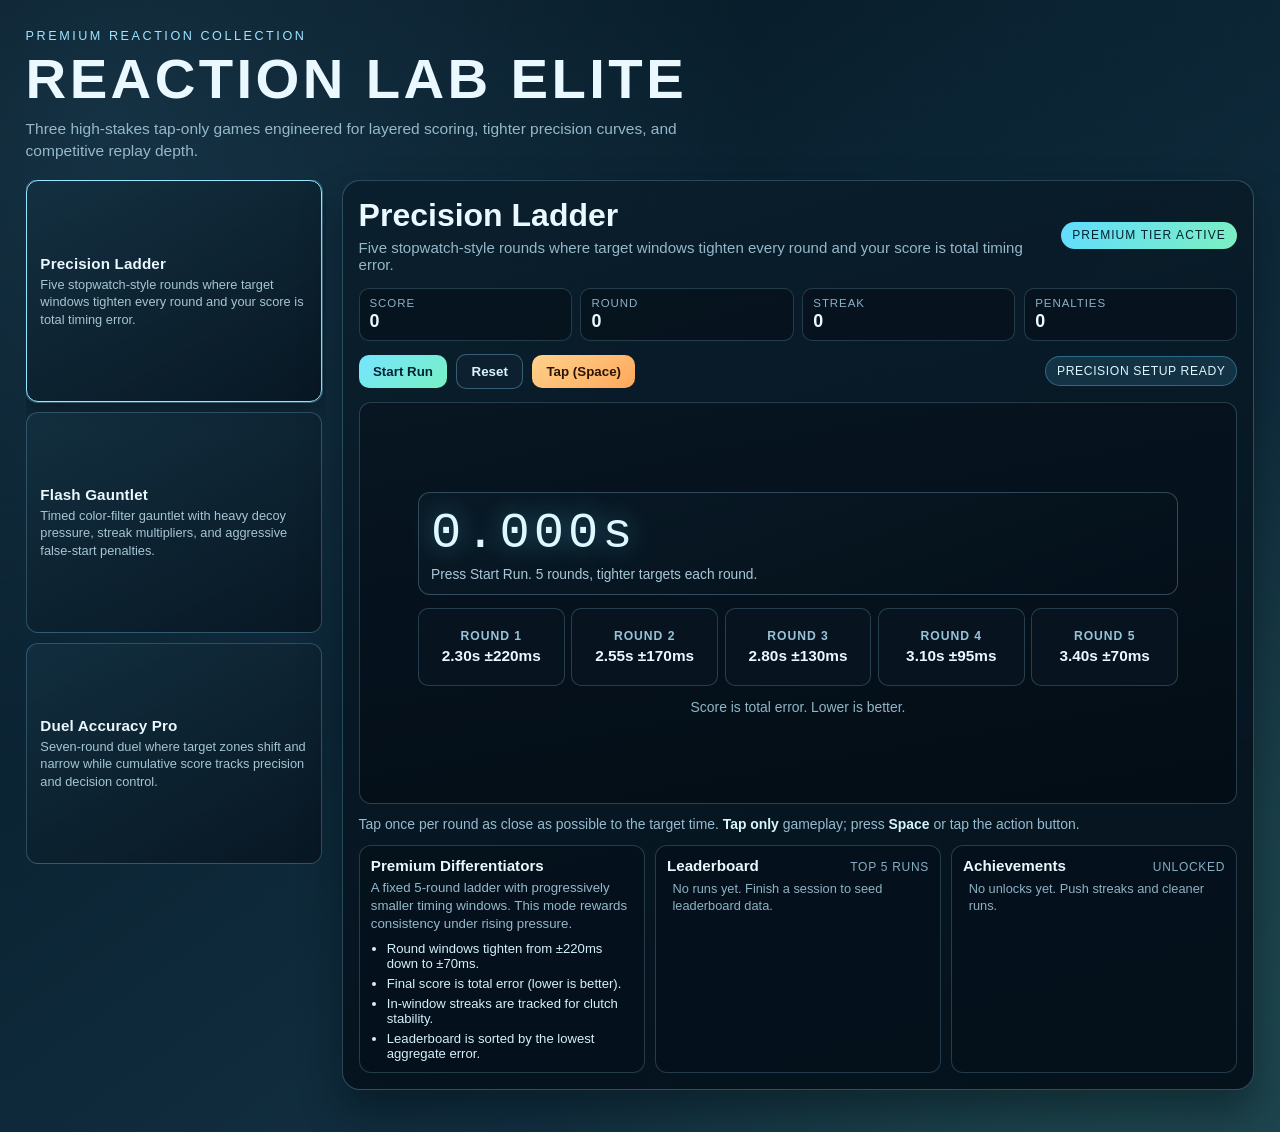
<file: index.html>
<!DOCTYPE html>
<html lang="en">
  <head>
    <meta charset="UTF-8" />
    <meta name="viewport" content="width=device-width, initial-scale=1.0" />
    <title>Reaction Lab Premium Trio</title>
    <link rel="icon" href="data:," />
    <link rel="stylesheet" href="styles.css" />
  </head>
  <body>
    <div class="bg-grid" aria-hidden="true"></div>
    <main class="app-shell">
      <header class="hero">
        <p class="eyebrow">Premium Reaction Collection</p>
        <h1>Reaction Lab Elite</h1>
        <p class="subtitle">
          Three high-stakes tap-only games engineered for layered scoring, tighter precision curves,
          and competitive replay depth.
        </p>
      </header>

      <section class="layout">
        <aside class="game-list" id="gameList" aria-label="Game selector"></aside>

        <section class="playground">
          <div class="playground-head">
            <div>
              <h2 id="gameTitle">Pick a game</h2>
              <p id="gameBlurb" class="game-blurb">Choose a premium mode to begin.</p>
            </div>
            <div class="recommendation" id="recommendationBadge">Premium Tier Active</div>
          </div>

          <div class="hud">
            <div class="hud-item">
              <span class="label">Score</span>
              <span class="value" id="hudScore">0</span>
            </div>
            <div class="hud-item">
              <span class="label">Round</span>
              <span class="value" id="hudRound">0</span>
            </div>
            <div class="hud-item">
              <span class="label">Streak</span>
              <span class="value" id="hudCombo">0</span>
            </div>
            <div class="hud-item">
              <span class="label">Penalties</span>
              <span class="value" id="hudPenalties">0</span>
            </div>
          </div>

          <div class="controls">
            <button id="startBtn" class="btn btn-primary">Start Run</button>
            <button id="resetBtn" class="btn btn-ghost">Reset</button>
            <button id="actionBtn" class="btn btn-accent">Tap (Space)</button>
            <span id="statusPill" class="status-pill">Idle</span>
          </div>

          <section class="stage-wrap">
            <div id="stage" class="stage" role="application" aria-label="Game stage"></div>

            <div id="countdownOverlay" class="overlay hidden" aria-hidden="true">
              <div class="overlay-card countdown-card">
                <p class="overlay-kicker">Get Ready</p>
                <div class="countdown-value" id="countdownValue">3</div>
              </div>
            </div>

            <div id="resultOverlay" class="overlay hidden" aria-live="polite">
              <div class="overlay-card result-card">
                <p class="overlay-kicker">Session Complete</p>
                <h3 id="resultTitle">Result</h3>
                <p class="result-score" id="resultScore">0</p>
                <p class="result-summary" id="resultSummary"></p>
                <div class="result-meta">
                  <span id="resultPercentile">Percentile: --</span>
                  <span id="resultLeaderboard">Leaderboard: --</span>
                </div>
                <div class="result-actions">
                  <button id="shareBtn" class="btn btn-accent">Copy Share</button>
                  <button id="replayBtn" class="btn btn-primary">Replay</button>
                </div>
              </div>
            </div>
          </section>

          <p class="help-text" id="helpText">Tap action button or press Space to play.</p>

          <section class="insights">
            <article class="insight-card" id="setupCard"></article>

            <article class="insight-card">
              <div class="insight-head">
                <h3>Leaderboard</h3>
                <span class="insight-sub">Top 5 Runs</span>
              </div>
              <ol id="leaderboardList" class="leaderboard-list"></ol>
            </article>

            <article class="insight-card">
              <div class="insight-head">
                <h3>Achievements</h3>
                <span class="insight-sub">Unlocked</span>
              </div>
              <ul id="achievementList" class="achievement-list"></ul>
            </article>
          </section>
        </section>
      </section>
    </main>

    <script src="app.js"></script>
  </body>
</html>
</file>
<file: styles.css>
:root {
  --bg-a: #04111a;
  --bg-b: #0b2434;
  --bg-c: #17384a;
  --panel: rgba(8, 24, 36, 0.82);
  --panel-strong: rgba(4, 17, 27, 0.92);
  --line: rgba(125, 198, 236, 0.3);
  --text: #eaf8ff;
  --muted: #95b8cb;
  --accent: #51d4ff;
  --accent-warm: #ffab65;
  --good: #65efb7;
  --bad: #ff7979;
  --radius: 18px;
  --radius-sm: 12px;
  --shadow: 0 22px 40px rgba(1, 10, 17, 0.45);
}

* {
  box-sizing: border-box;
}

html,
body {
  margin: 0;
  min-height: 100%;
}

body {
  font-family: "Avenir Next", "Trebuchet MS", "Gill Sans", sans-serif;
  color: var(--text);
  background: radial-gradient(circle at 8% 10%, rgba(75, 151, 194, 0.22), transparent 42%),
    radial-gradient(circle at 88% 86%, rgba(68, 150, 110, 0.22), transparent 40%),
    linear-gradient(145deg, var(--bg-a), var(--bg-b) 40%, var(--bg-c));
  overflow-x: hidden;
}

.bg-grid {
  position: fixed;
  inset: 0;
  pointer-events: none;
  opacity: 0.22;
  background-image: linear-gradient(to right, rgba(255, 255, 255, 0.04) 1px, transparent 1px),
    linear-gradient(to bottom, rgba(255, 255, 255, 0.04) 1px, transparent 1px);
  background-size: 24px 24px;
}

.app-shell {
  width: min(1320px, 96vw);
  margin: 1.8rem auto 2.6rem;
  position: relative;
  z-index: 2;
}

.hero {
  margin-bottom: 1.2rem;
}

.eyebrow {
  margin: 0;
  letter-spacing: 0.2em;
  text-transform: uppercase;
  color: #9de4ff;
  font-size: 0.79rem;
}

h1 {
  margin: 0.18rem 0 0;
  font-size: clamp(2rem, 4.4vw, 3.6rem);
  text-transform: uppercase;
  letter-spacing: 0.06em;
  font-family: "Impact", "Franklin Gothic Heavy", "Avenir Next", sans-serif;
}

.subtitle {
  margin: 0.45rem 0 0;
  max-width: 78ch;
  color: var(--muted);
  line-height: 1.4;
  font-size: 0.97rem;
}

.layout {
  display: grid;
  grid-template-columns: 300px 1fr;
  gap: 1rem;
}

.game-list {
  display: grid;
  gap: 0.58rem;
  max-height: 76vh;
  overflow-y: auto;
  padding-right: 0.2rem;
}

.game-list::-webkit-scrollbar {
  width: 8px;
}

.game-list::-webkit-scrollbar-thumb {
  border-radius: 999px;
  background: rgba(104, 198, 237, 0.48);
}

.game-card {
  border: 1px solid var(--line);
  border-radius: var(--radius-sm);
  text-align: left;
  cursor: pointer;
  padding: 0.78rem 0.86rem;
  color: inherit;
  background: linear-gradient(150deg, rgba(20, 49, 65, 0.76), rgba(8, 22, 34, 0.92));
  transition: transform 0.18s ease, border-color 0.18s ease, box-shadow 0.18s ease;
}

.game-card:hover {
  transform: translateY(-2px);
  border-color: rgba(126, 225, 255, 0.65);
}

.game-card.active {
  border-color: color-mix(in oklab, var(--accent) 74%, #ffffff);
  box-shadow: 0 0 0 1px rgba(117, 219, 255, 0.35), 0 12px 24px rgba(0, 0, 0, 0.35);
}

.game-card strong {
  display: block;
  font-size: 0.95rem;
  letter-spacing: 0.01em;
}

.game-card span {
  display: block;
  margin-top: 0.26rem;
  color: #a6c5d5;
  font-size: 0.8rem;
  line-height: 1.36;
}

.playground {
  border: 1px solid var(--line);
  border-radius: var(--radius);
  background: linear-gradient(164deg, rgba(11, 31, 45, 0.95), rgba(4, 16, 26, 0.97));
  box-shadow: var(--shadow);
  padding: 1rem;
}

.playground-head {
  display: flex;
  justify-content: space-between;
  align-items: center;
  gap: 0.7rem;
}

h2 {
  margin: 0;
  font-size: clamp(1.35rem, 2.7vw, 2rem);
}

.game-blurb {
  margin: 0.3rem 0 0;
  color: var(--muted);
  font-size: 0.94rem;
}

.recommendation {
  white-space: nowrap;
  color: #052131;
  background: linear-gradient(120deg, #61dcff, #7cf0c0);
  border-radius: 999px;
  font-size: 0.75rem;
  text-transform: uppercase;
  letter-spacing: 0.09em;
  padding: 0.42rem 0.72rem;
}

.hud {
  display: grid;
  grid-template-columns: repeat(4, minmax(0, 1fr));
  gap: 0.55rem;
  margin-top: 0.9rem;
}

.hud-item {
  border-radius: 10px;
  border: 1px solid rgba(155, 214, 245, 0.2);
  background: rgba(6, 19, 30, 0.85);
  padding: 0.5rem 0.62rem;
  display: grid;
  gap: 0.14rem;
}

.hud-item .label {
  font-size: 0.72rem;
  text-transform: uppercase;
  letter-spacing: 0.08em;
  color: #8aafc4;
}

.hud-item .value {
  font-size: 1.12rem;
  font-weight: 700;
}

.controls {
  margin-top: 0.8rem;
  display: flex;
  gap: 0.55rem;
  align-items: center;
  flex-wrap: wrap;
}

.btn {
  border: 0;
  border-radius: 10px;
  padding: 0.56rem 0.9rem;
  cursor: pointer;
  font-weight: 700;
  font-family: inherit;
  transition: transform 0.16s ease, filter 0.16s ease;
}

.btn:hover {
  transform: translateY(-1px);
}

.btn:active {
  transform: translateY(1px);
}

.btn-primary {
  color: #052235;
  background: linear-gradient(140deg, #76e5ff, #77f0c2);
}

.btn-ghost {
  color: #daf5ff;
  border: 1px solid rgba(117, 188, 225, 0.4);
  background: rgba(14, 34, 49, 0.84);
}

.btn-accent {
  color: #2b1502;
  background: linear-gradient(145deg, #ffd18c, #ffa85b);
}

.status-pill {
  margin-left: auto;
  border-radius: 999px;
  border: 1px solid rgba(92, 208, 255, 0.36);
  background: rgba(92, 208, 255, 0.14);
  color: #def5ff;
  letter-spacing: 0.05em;
  text-transform: uppercase;
  font-size: 0.76rem;
  padding: 0.42rem 0.68rem;
}

.stage-wrap {
  margin-top: 0.86rem;
  border-radius: var(--radius-sm);
  border: 1px solid rgba(156, 210, 239, 0.24);
  background: linear-gradient(170deg, rgba(7, 22, 34, 0.96), rgba(3, 13, 21, 0.98));
  min-height: 400px;
  overflow: hidden;
  position: relative;
}

.stage {
  min-height: 400px;
  padding: 1rem;
  display: grid;
  place-items: center;
}

.overlay {
  position: absolute;
  inset: 0;
  display: grid;
  place-items: center;
  background: rgba(1, 10, 16, 0.78);
  backdrop-filter: blur(4px);
}

.overlay.hidden {
  display: none;
}

.overlay-card {
  width: min(520px, 90%);
  border-radius: 14px;
  border: 1px solid rgba(142, 211, 244, 0.36);
  background: linear-gradient(160deg, rgba(16, 38, 53, 0.95), rgba(8, 21, 33, 0.98));
  box-shadow: 0 16px 32px rgba(0, 0, 0, 0.34);
  text-align: center;
  padding: 1.2rem 1rem;
}

.overlay-kicker {
  margin: 0;
  text-transform: uppercase;
  letter-spacing: 0.12em;
  color: #8ab2c7;
  font-size: 0.73rem;
}

.countdown-value {
  margin-top: 0.4rem;
  font-size: clamp(2.8rem, 8vw, 4.8rem);
  font-weight: 800;
  letter-spacing: 0.03em;
  color: #d8f6ff;
  text-shadow: 0 0 30px rgba(116, 229, 255, 0.55);
}

.result-card h3 {
  margin: 0.38rem 0 0;
  font-size: clamp(1.3rem, 3vw, 1.9rem);
}

.result-score {
  margin: 0.55rem 0 0;
  font-size: clamp(1.7rem, 4.5vw, 2.7rem);
  font-weight: 800;
  color: #d9f8ff;
}

.result-summary {
  margin: 0.45rem 0 0;
  color: #a7c7d8;
  font-size: 0.93rem;
}

.result-meta {
  margin-top: 0.55rem;
  display: flex;
  justify-content: center;
  gap: 0.8rem;
  flex-wrap: wrap;
  color: #90c8de;
  font-size: 0.84rem;
}

.result-actions {
  margin-top: 0.85rem;
  display: flex;
  gap: 0.5rem;
  justify-content: center;
  flex-wrap: wrap;
}

.help-text {
  margin: 0.72rem 0 0;
  color: #97bbcf;
  font-size: 0.87rem;
}

.help-text strong {
  color: #d7f6ff;
}

.insights {
  margin-top: 0.82rem;
  display: grid;
  grid-template-columns: repeat(3, minmax(0, 1fr));
  gap: 0.6rem;
}

.insight-card {
  border-radius: 12px;
  border: 1px solid rgba(153, 209, 241, 0.22);
  background: rgba(5, 18, 29, 0.86);
  padding: 0.7rem;
}

.insight-head {
  display: flex;
  justify-content: space-between;
  align-items: baseline;
  gap: 0.5rem;
}

.insight-head h3 {
  margin: 0;
  font-size: 0.95rem;
}

.insight-sub {
  font-size: 0.75rem;
  color: #87aec2;
  text-transform: uppercase;
  letter-spacing: 0.06em;
}

.setup-title {
  margin: 0;
  font-size: 0.95rem;
}

.setup-copy {
  margin: 0.32rem 0 0;
  color: #94b8ca;
  font-size: 0.83rem;
  line-height: 1.35;
}

.setup-list {
  margin: 0.52rem 0 0;
  padding-left: 1rem;
  display: grid;
  gap: 0.3rem;
  color: #d5f0fc;
  font-size: 0.82rem;
}

.leaderboard-list,
.achievement-list {
  margin: 0.44rem 0 0;
  padding-left: 1.05rem;
  display: grid;
  gap: 0.3rem;
  color: #d8f5ff;
  font-size: 0.83rem;
}

.leaderboard-list li,
.achievement-list li {
  line-height: 1.3;
}

.empty-state {
  color: #8eb1c4;
  font-size: 0.8rem;
  list-style: none;
  margin-left: -0.7rem;
}

.stage-hint {
  text-align: center;
  color: #90b6c8;
  font-size: 0.87rem;
}

/* Precision Ladder */
.ladder-board {
  width: min(100%, 760px);
  display: grid;
  gap: 0.8rem;
}

.ladder-display {
  border: 1px solid rgba(157, 215, 243, 0.28);
  border-radius: 12px;
  padding: 0.75rem;
  background: linear-gradient(160deg, rgba(10, 27, 39, 0.92), rgba(4, 16, 26, 0.95));
}

.ladder-time {
  margin: 0;
  font-family: "Courier New", "Consolas", monospace;
  font-size: clamp(2rem, 6vw, 3.15rem);
  letter-spacing: 0.08em;
  color: #ddf8ff;
  text-shadow: 0 0 26px rgba(106, 218, 255, 0.42);
}

.ladder-target {
  margin: 0.32rem 0 0;
  color: #a8c8d8;
  font-size: 0.86rem;
}

.ladder-rounds {
  display: grid;
  grid-template-columns: repeat(5, minmax(0, 1fr));
  gap: 0.42rem;
}

.ladder-chip {
  min-height: 78px;
  border-radius: 10px;
  border: 1px solid rgba(156, 215, 244, 0.22);
  background: rgba(8, 21, 32, 0.88);
  padding: 0.45rem;
  display: grid;
  gap: 0.2rem;
  align-content: center;
  text-align: center;
}

.ladder-chip strong {
  font-size: 0.76rem;
  color: #97c2d8;
  text-transform: uppercase;
  letter-spacing: 0.08em;
}

.ladder-chip span {
  font-size: 0.96rem;
  font-weight: 700;
}

.ladder-chip.good {
  border-color: rgba(101, 239, 183, 0.55);
  box-shadow: inset 0 0 24px rgba(101, 239, 183, 0.18);
}

.ladder-chip.bad {
  border-color: rgba(255, 121, 121, 0.52);
  box-shadow: inset 0 0 24px rgba(255, 121, 121, 0.17);
}

/* Flash Gauntlet */
.gauntlet-board {
  width: min(100%, 760px);
  display: grid;
  gap: 0.74rem;
}

.gauntlet-head {
  display: flex;
  justify-content: space-between;
  align-items: center;
  gap: 0.6rem;
}

.gauntlet-target {
  border-radius: 999px;
  border: 1px solid rgba(199, 239, 255, 0.52);
  padding: 0.36rem 0.64rem;
  font-size: 0.8rem;
  text-transform: uppercase;
  letter-spacing: 0.07em;
  font-weight: 700;
}

.gauntlet-timer {
  font-family: "Courier New", "Consolas", monospace;
  font-size: 1.4rem;
  letter-spacing: 0.06em;
  color: #e0f7ff;
}

.gauntlet-arena {
  min-height: 220px;
  border-radius: 16px;
  border: 1px solid rgba(166, 220, 247, 0.3);
  display: grid;
  place-items: center;
  text-transform: uppercase;
  font-weight: 800;
  letter-spacing: 0.12em;
  color: rgba(226, 247, 255, 0.9);
  transition: background 0.12s linear, transform 0.12s ease;
  background: rgba(10, 28, 39, 0.94);
}

.gauntlet-arena.target {
  box-shadow: inset 0 0 110px rgba(255, 255, 255, 0.2), 0 0 34px rgba(107, 222, 255, 0.32);
}

.gauntlet-arena.decoy {
  box-shadow: inset 0 0 100px rgba(255, 255, 255, 0.13), 0 0 28px rgba(255, 170, 108, 0.26);
}

.gauntlet-meter {
  height: 16px;
  border-radius: 999px;
  overflow: hidden;
  border: 1px solid rgba(158, 211, 239, 0.34);
  background: rgba(8, 22, 33, 0.9);
}

.gauntlet-fill {
  height: 100%;
  width: 100%;
  background: linear-gradient(90deg, #5fd8ff, #7ef0bf, #ffc887);
  transition: width 0.06s linear;
}

/* Duel Accuracy Pro */
.duel-board {
  width: min(100%, 760px);
  display: grid;
  gap: 0.7rem;
}

.duel-head {
  display: flex;
  justify-content: space-between;
  align-items: center;
  gap: 0.6rem;
}

.duel-meta {
  color: #94bcd0;
  font-size: 0.84rem;
  text-transform: uppercase;
  letter-spacing: 0.07em;
}

.duel-light {
  border-radius: 999px;
  padding: 0.32rem 0.66rem;
  font-size: 0.76rem;
  text-transform: uppercase;
  letter-spacing: 0.09em;
  border: 1px solid rgba(165, 220, 246, 0.32);
  background: rgba(11, 29, 40, 0.84);
}

.duel-light.wait {
  color: #ffc683;
  border-color: rgba(255, 198, 131, 0.5);
}

.duel-light.go {
  color: #9bf7cd;
  border-color: rgba(155, 247, 205, 0.56);
  box-shadow: 0 0 20px rgba(101, 239, 183, 0.35);
}

.duel-track {
  height: 120px;
  border-radius: 14px;
  border: 1px solid rgba(168, 220, 246, 0.3);
  background: linear-gradient(180deg, rgba(10, 28, 40, 0.95), rgba(6, 18, 28, 0.96));
  overflow: hidden;
  position: relative;
}

.duel-zone {
  position: absolute;
  inset: 0;
  top: 0;
  bottom: 0;
  background: rgba(118, 244, 187, 0.2);
  border-left: 2px solid rgba(118, 244, 187, 0.8);
  border-right: 2px solid rgba(118, 244, 187, 0.8);
}

.duel-cursor {
  position: absolute;
  top: 50%;
  width: 16px;
  height: 16px;
  border-radius: 50%;
  transform: translate(-50%, -50%);
  background: #ffd597;
  box-shadow: 0 0 20px rgba(255, 213, 151, 0.78);
}

.duel-log {
  display: grid;
  grid-template-columns: repeat(7, minmax(0, 1fr));
  gap: 0.36rem;
}

.duel-round-chip {
  min-height: 66px;
  border-radius: 10px;
  border: 1px solid rgba(161, 216, 242, 0.24);
  background: rgba(8, 22, 33, 0.88);
  text-align: center;
  display: grid;
  place-items: center;
  font-size: 0.75rem;
  color: #9cc2d5;
}

.duel-round-chip.hit {
  border-color: rgba(101, 239, 183, 0.52);
  color: #dffef0;
  box-shadow: inset 0 0 22px rgba(101, 239, 183, 0.18);
}

.duel-round-chip.miss {
  border-color: rgba(255, 121, 121, 0.52);
  color: #ffd7d7;
  box-shadow: inset 0 0 22px rgba(255, 121, 121, 0.16);
}

@media (max-width: 1030px) {
  .layout {
    grid-template-columns: 1fr;
  }

  .game-list {
    grid-template-columns: repeat(3, minmax(0, 1fr));
    max-height: none;
  }

  .insights {
    grid-template-columns: 1fr;
  }

  .status-pill {
    margin-left: 0;
  }
}

@media (max-width: 760px) {
  .game-list {
    grid-template-columns: 1fr;
  }

  .hud {
    grid-template-columns: repeat(2, minmax(0, 1fr));
  }

  .controls {
    flex-direction: column;
    align-items: stretch;
  }

  .status-pill {
    text-align: center;
  }

  .duel-log,
  .ladder-rounds {
    grid-template-columns: repeat(2, minmax(0, 1fr));
  }

  .gauntlet-head,
  .duel-head {
    flex-direction: column;
    align-items: flex-start;
  }
}
</file>
